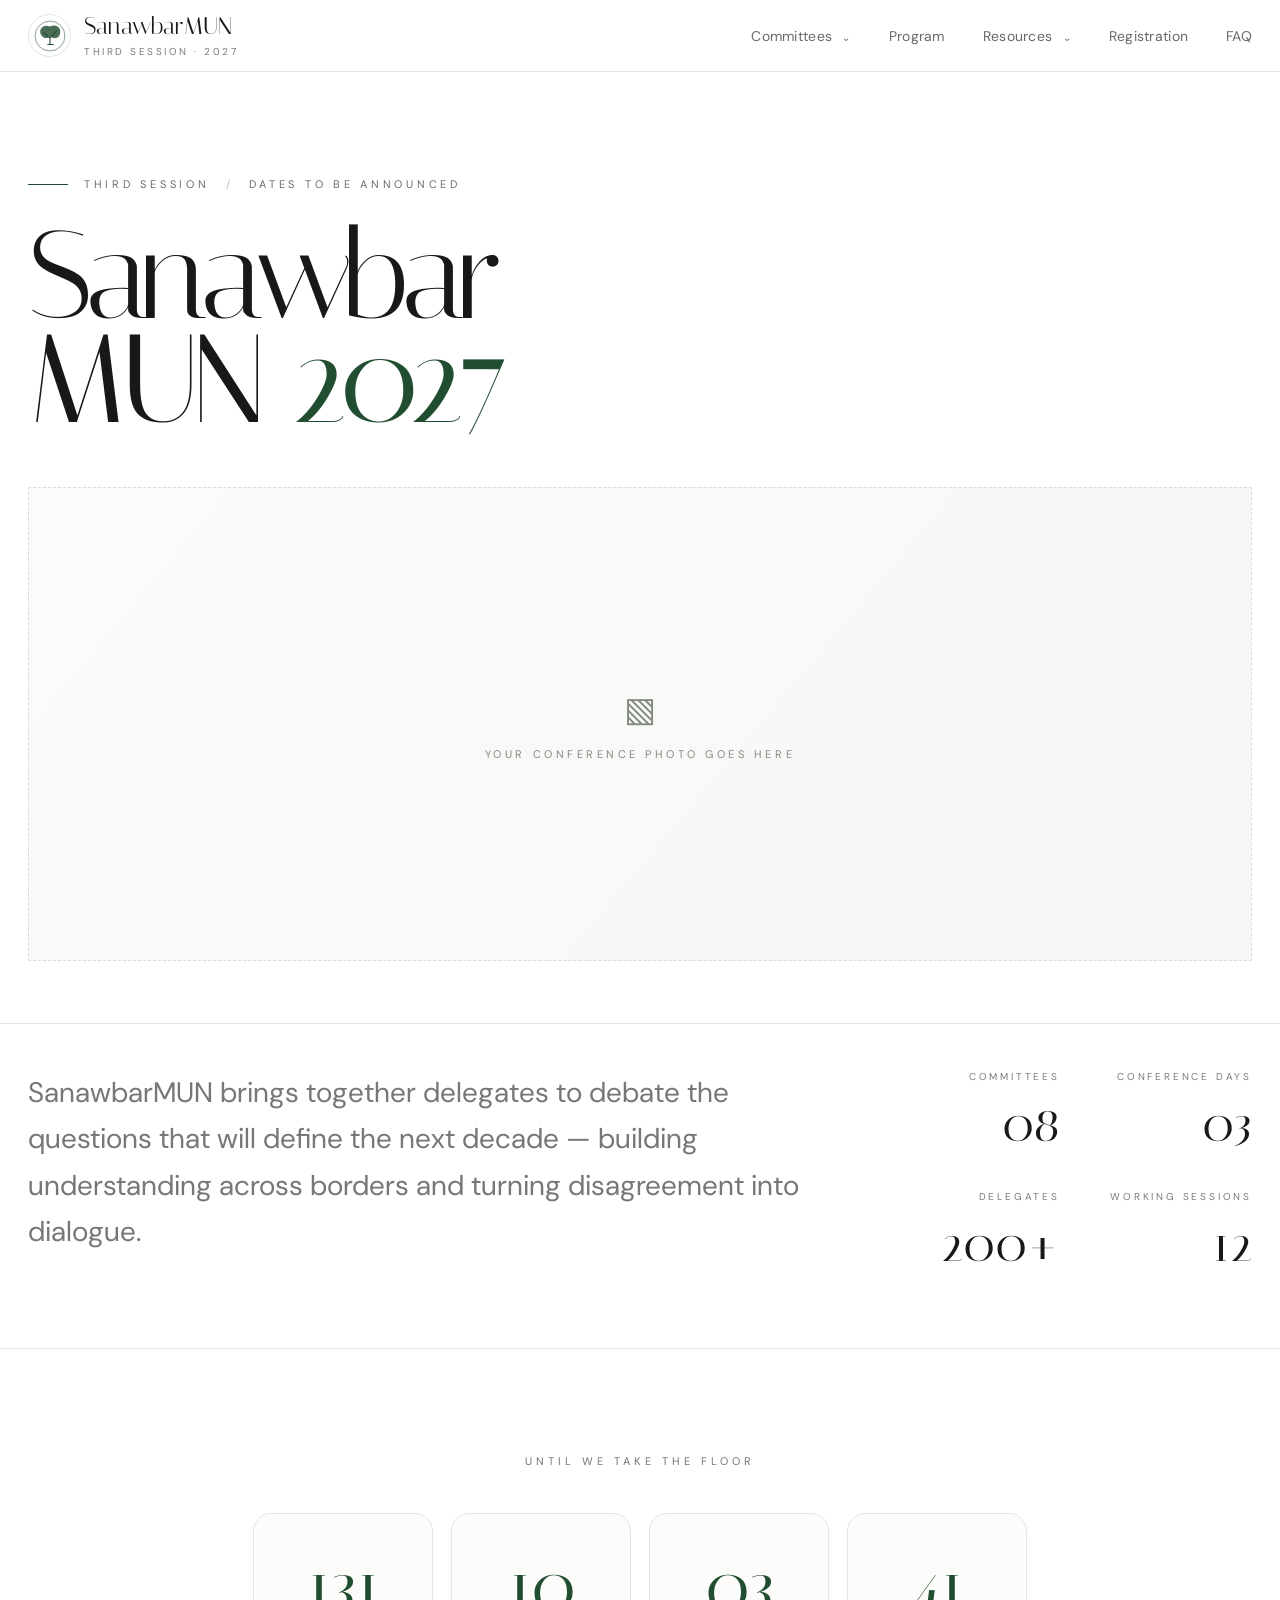
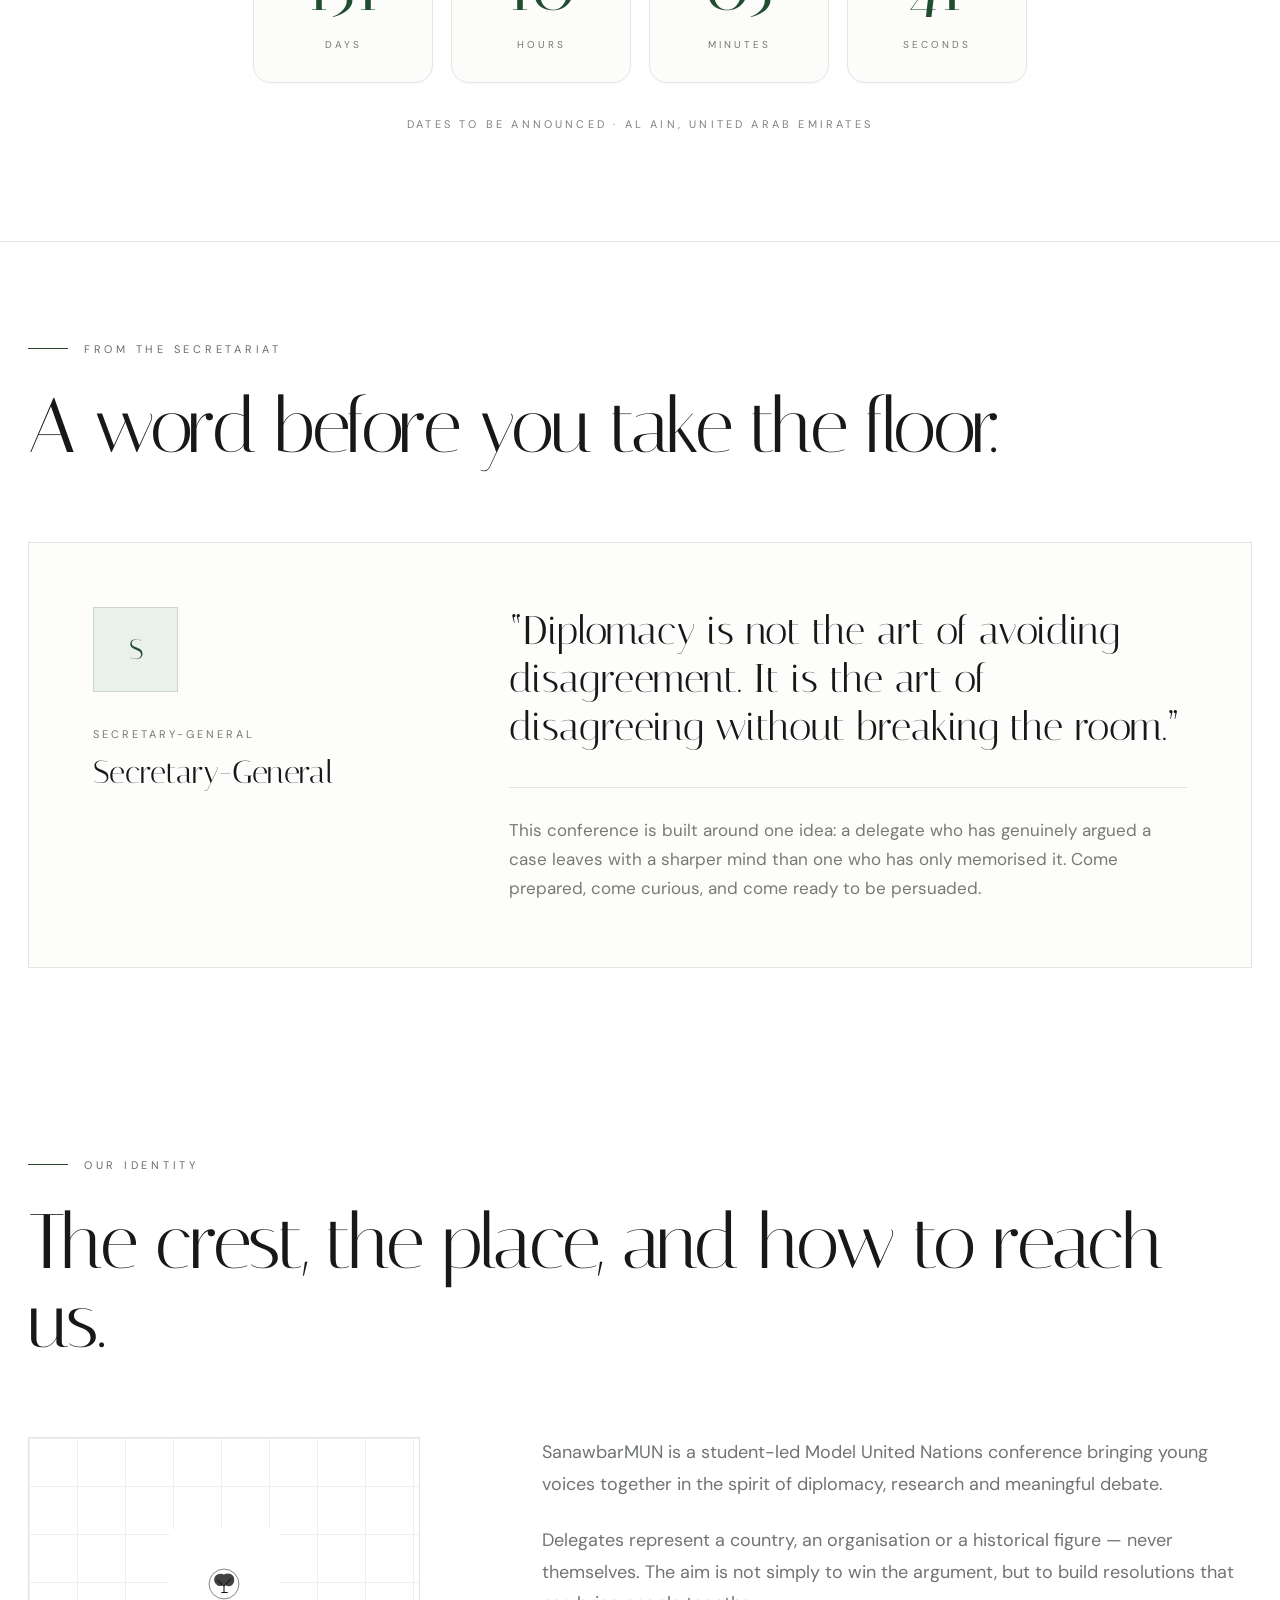
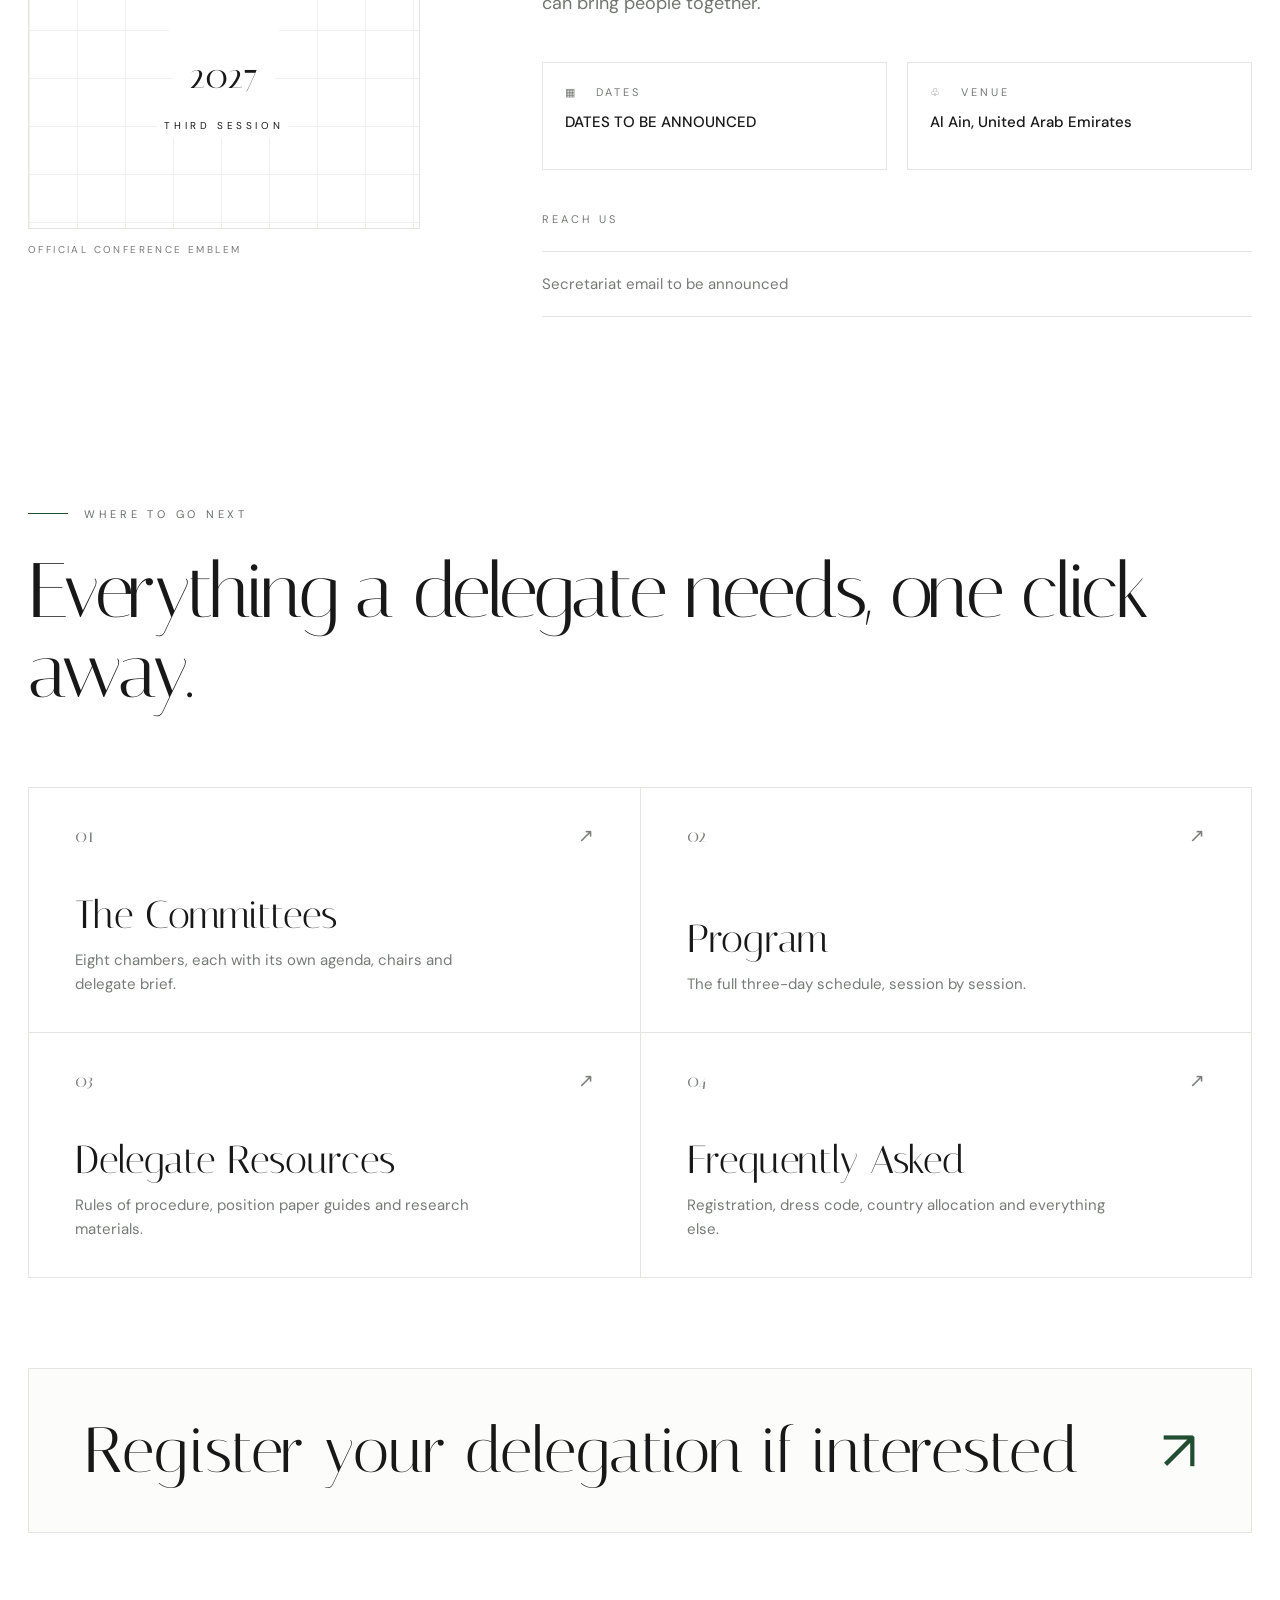
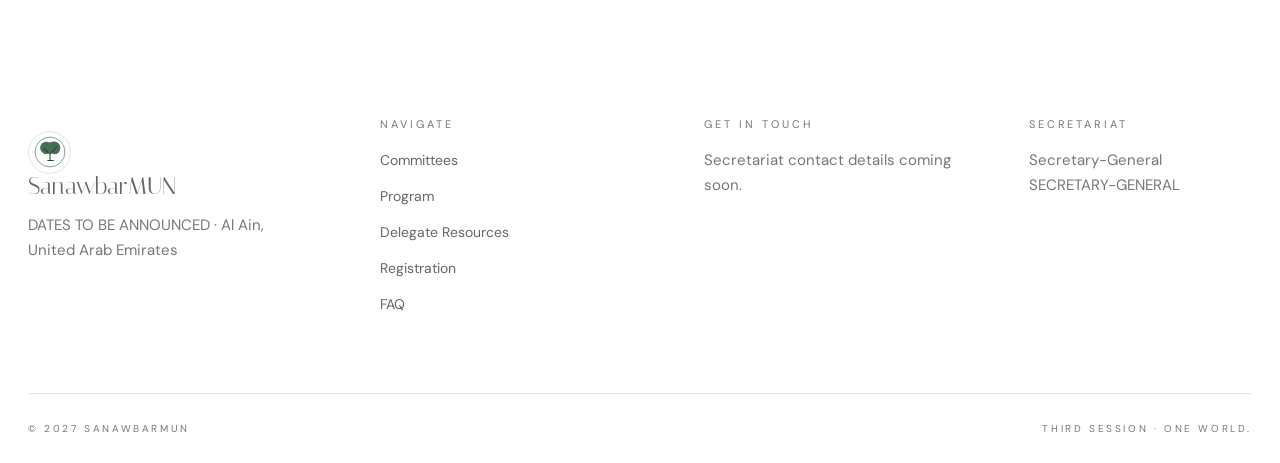
<file: index.html>
<!doctype html><html lang="en"><head><meta charset="utf-8"><meta name="viewport" content="width=device-width,initial-scale=1"><meta name="theme-color" content="#fdfdfb"><meta name="description" content="SanawbarMUN — a forum for dialogue, diplomacy and the next generation of changemakers."><title>SanawbarMUN | Third Session</title><link rel="preconnect" href="https://fonts.googleapis.com"><link rel="preconnect" href="https://fonts.gstatic.com" crossorigin><link href="https://fonts.googleapis.com/css2?family=DM+Sans:wght@400;500;600;700&family=Italiana&display=swap" rel="stylesheet"><link rel="stylesheet" href="styles.css"></head><body><div id="app"></div><script src="content.js"></script><script src="app.js"></script></body></html>
</file>
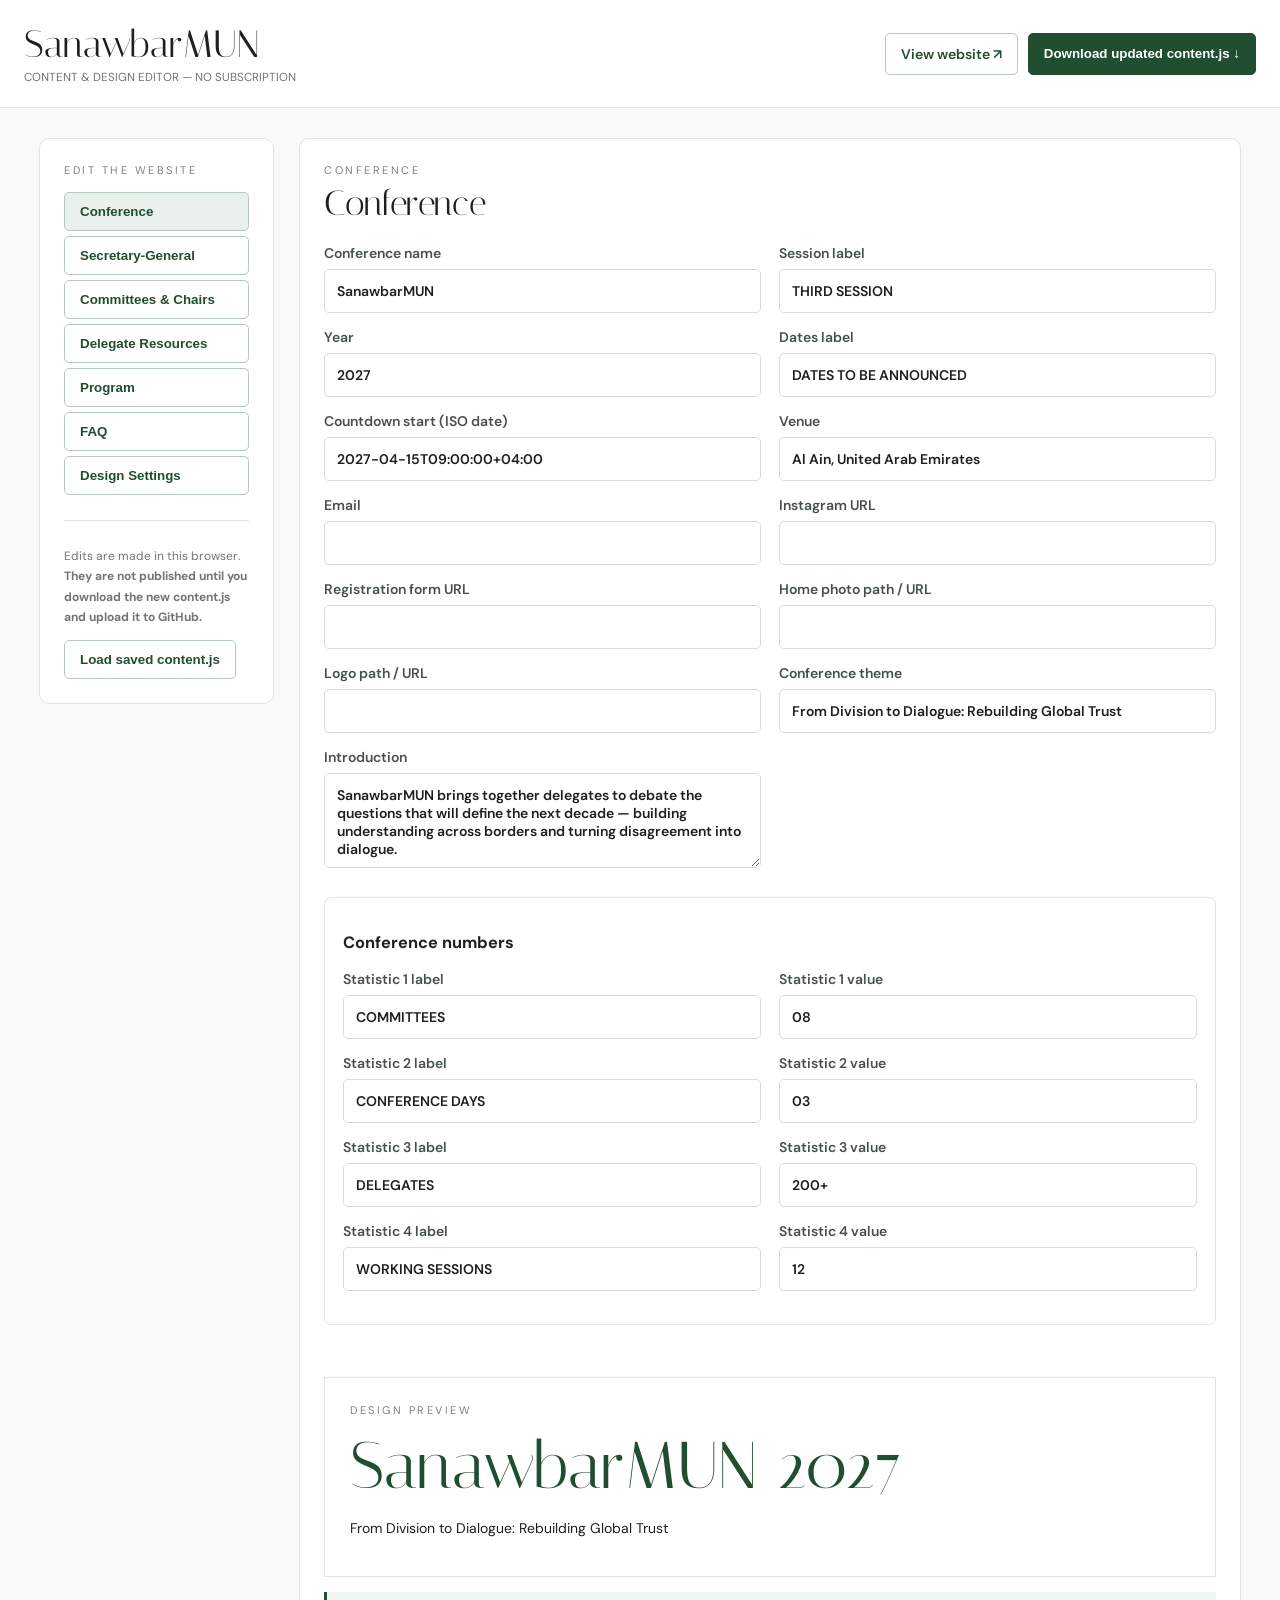
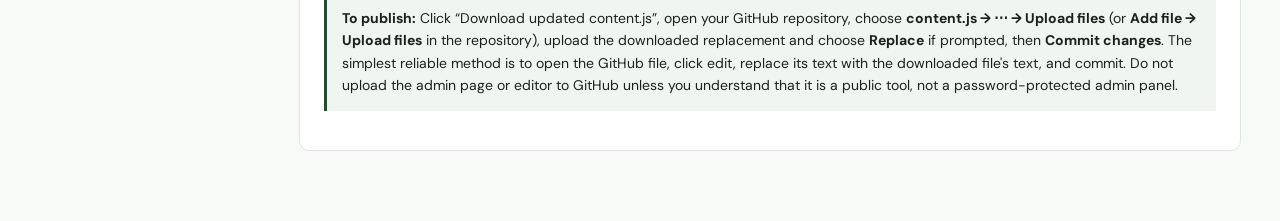
<file: editor.html>
<!doctype html><html lang="en"><head><meta charset="utf-8"><meta name="viewport" content="width=device-width,initial-scale=1"><title>SanawbarMUN | Content Editor</title><link href="https://fonts.googleapis.com/css2?family=DM+Sans:wght@400;500;600;700&family=Italiana&display=swap" rel="stylesheet"><style>
:root{--g:#214d31;--line:#e0e5e1}*{box-sizing:border-box}body{margin:0;background:#f8faf8;font:14px 'DM Sans',Arial,sans-serif;color:#1b211b}header{background:white;border-bottom:1px solid var(--line);padding:22px max(24px,calc((100vw - 1250px)/2));display:flex;justify-content:space-between;align-items:center}h1,h2{font-family:Italiana,Georgia,serif;font-weight:400}h1{font-size:38px;margin:0}h2{font-size:35px;margin:6px 0 20px}main{max-width:1250px;padding:30px 24px 70px;margin:auto;display:grid;grid-template-columns:235px minmax(0,1fr);gap:25px}.sidebar,.panel{background:white;border:1px solid var(--line);border-radius:10px;padding:24px}.sidebar{height:fit-content;position:sticky;top:20px}nav{display:grid;gap:5px}nav button{background:none;border:0;text-align:left;padding:13px;border-radius:5px;cursor:pointer;color:#455148}nav button.active,nav button:hover{background:#eaf1ec;color:var(--g)}.helper{font-size:12px;color:#6e786f;line-height:1.7}label{display:grid;gap:7px;font-weight:600;color:#465148;margin-bottom:15px}input,textarea,select{border:1px solid #d4ded6;background:white;color:#1b211b;padding:12px;font:inherit;border-radius:5px;width:100%}textarea{min-height:95px;resize:vertical}input:focus,textarea:focus,select:focus{outline:2px solid #a3c6ae}.fields{display:grid;grid-template-columns:1fr 1fr;gap:0 18px}.wide{grid-column:1/-1}.card{border:1px solid var(--line);padding:18px;border-radius:7px;margin:14px 0;background:#fff}.buttons{display:flex;flex-wrap:wrap;gap:8px;margin:16px 0}button.action,a.action{border:1px solid #b5c9ba;padding:11px 15px;background:white;color:#214d31;cursor:pointer;border-radius:5px;font-weight:600;text-decoration:none}button.primary{background:#214d31;color:white;border-color:#214d31}button.danger{color:#a33;border-color:#e3cccc}button:focus-visible{outline:3px solid #82a98c}.tip{background:#f0f5f1;border-left:3px solid var(--g);padding:15px;line-height:1.6;margin:15px 0}.topactions{display:flex;gap:10px;flex-wrap:wrap}small{color:#6b776d}.row{display:flex;justify-content:space-between;align-items:center;gap:12px}.sectionmark{text-transform:uppercase;letter-spacing:.23em;font-size:11px;color:#77837a}#notice{min-height:20px;color:#214d31}#preview{border:1px solid var(--line);padding:25px;margin-top:18px;background:white}.preview-title{font:66px Italiana,Georgia,serif;margin:10px 0;color:var(--g)}@media(max-width:750px){main{grid-template-columns:1fr}.sidebar{position:static}.fields{grid-template-columns:1fr}header{display:block}.preview-title{font-size:48px}}
</style></head><body><header><div><h1>SanawbarMUN</h1><small>CONTENT & DESIGN EDITOR — NO SUBSCRIPTION</small></div><div class="topactions"><a class="action" href="index.html" target="_blank">View website ↗</a><button class="action primary" id="download">Download updated content.js ↓</button></div></header><main><aside class="sidebar"><div class="sectionmark" style="margin-bottom:15px">EDIT THE WEBSITE</div><nav id="nav"></nav><hr style="border:0;border-top:1px solid var(--line);margin:25px 0"><p class="helper">Edits are made in this browser. <strong>They are not published until you download the new content.js and upload it to GitHub.</strong></p><button class="action" id="load">Load saved content.js</button><input type="file" accept=".js" id="import" hidden></aside><section class="panel"><div class="sectionmark" id="sectionmark">CONFERENCE</div><h2 id="heading">Conference details</h2><div id="editor"></div><p id="notice" role="status"></p><div id="preview"></div><div class="tip"><strong>To publish:</strong> Click “Download updated content.js”, open your GitHub repository, choose <strong>content.js → ⋯ → Upload files</strong> (or <strong>Add file → Upload files</strong> in the repository), upload the downloaded replacement and choose <strong>Replace</strong> if prompted, then <strong>Commit changes</strong>. The simplest reliable method is to open the GitHub file, click edit, replace its text with the downloaded file's text, and commit. Do not upload the admin page or editor to GitHub unless you understand that it is a public tool, not a password-protected admin panel.</div></section></main><script src="content.js"></script><script>
(()=>{'use strict';const original=window.SANAWBAR_CONTENT;let data=structuredClone(original);data.design??={green:'#214d31',paper:'#ffffff',serif:'Italiana',headingScale:100};const sections=[['conference','Conference'],['secretary','Secretary-General'],['committees','Committees & Chairs'],['resources','Delegate Resources'],['program','Program'],['faq','FAQ'],['design','Design Settings']];let current='conference',idx=0;
const $=id=>document.getElementById(id),escape=s=>String(s??'').replace(/[&<>"']/g,x=>({'&':'&amp;','<':'&lt;','>':'&gt;','"':'&quot;',"'":'&#39;'}[x]));const field=(title,value,cb,opts={})=>{const lab=document.createElement('label');lab.textContent=title;const el=document.createElement(opts.multi?'textarea':'input');if(!opts.multi){el.type=opts.type||'text';if(opts.type==='number'){el.min=opts.min||'70';el.max=opts.max||'140'}}el.value=value??'';el.addEventListener('input',()=>{cb(el.type==='number'?Number(el.value):el.value);updatePreview()});lab.append(el);return lab};const add=(parent,title,obj,key,opts={})=>parent.append(field(title,obj[key],v=>obj[key]=v,opts));const box=(name)=>{const div=document.createElement('div');div.className='card';if(name){const h=document.createElement('h3');h.textContent=name;div.append(h)}return div};const button=(txt,cb,style='')=>{const b=document.createElement('button');b.className='action '+style;b.textContent=txt;b.onclick=cb;return b};const multiline=(v)=>Array.isArray(v)?v.join('\n'):'';function notice(t){$('notice').textContent=t;setTimeout(()=>{if($('notice').textContent===t)$('notice').textContent=''},5500)};
function render(){const entry=sections.find(s=>s[0]===current);$('sectionmark').textContent=entry[1].toUpperCase();$('heading').textContent=entry[1];$('nav').innerHTML='';for(const [id,title] of sections){let b=button(title,()=>{current=id;idx=0;render()},id===current?'active':'');$('nav').append(b)}const e=$('editor');e.replaceChildren();const frag=document.createDocumentFragment();
if(current==='conference'){let grid=document.createElement('div');grid.className='fields';for(const [title,key] of [['Conference name','title'],['Session label','edition'],['Year','year'],['Dates label','datesLabel'],['Countdown start (ISO date)','dateStart'],['Venue','venue'],['Email','email'],['Instagram URL','instagram'],['Registration form URL','registration'],['Home photo path / URL','photo'],['Logo path / URL','logo']])add(grid,title,data,key);add(grid,'Conference theme',data,'theme');add(grid,'Introduction',data,'introduction',{multi:true});frag.append(grid);const st=box('Conference numbers');data.stats.forEach((s,i)=>{const row=document.createElement('div');row.className='fields';add(row,`Statistic ${i+1} label`,s,'label');add(row,`Statistic ${i+1} value`,s,'value');st.append(row)});frag.append(st)}
if(current==='secretary'){let grid=document.createElement('div');grid.className='fields';for(const [title,key] of [['Name','name'],['Role','role'],['Portrait file path / URL','portrait']])add(grid,title,data.secretary,key);add(grid,'Quote',data.secretary,'quote',{multi:true});add(grid,'Message',data.secretary,'message',{multi:true});frag.append(grid)}
if(current==='committees'){const sel=document.createElement('select');data.committees.forEach((c,i)=>{const op=document.createElement('option');op.value=i;op.textContent=c.name;sel.append(op)});sel.value=idx;sel.onchange=()=>{idx=+sel.value;render()};frag.append(sel);const c=data.committees[idx];if(c){const grid=document.createElement('div');grid.className='fields';for(const [title,key] of [['Abbreviation','short'],['Committee name','name'],['Subtitle','subtitle'],['Category','category']])add(grid,title,c,key);add(grid,'Committee introduction',c,'introduction',{multi:true});const topics=field('Agenda topics (one per line)',multiline(c.topics),v=>c.topics=v.split('\n').map(x=>x.trim()).filter(Boolean),{multi:true});grid.append(topics);frag.append(grid);c.chairs??=[];while(c.chairs.length<2)c.chairs.push({name:'',role:c.chairs.length===0?'Chairperson':'Co-chairperson',photo:'',bio:''});c.chairs.slice(0,2).forEach((ch,i)=>{const card=box('Chair '+(i+1));for(const [t,k] of [['Name','name'],['Role','role'],['Photo file path / URL','photo']])add(card,t,ch,k);add(card,'Biography',ch,'bio',{multi:true});frag.append(card)});const res=box('Committee resource links');listLinks(res,c.resources??=[],false);frag.append(res)}const btns=document.createElement('div');btns.className='buttons';btns.append(button('+ Add committee',()=>{const num=data.committees.length+1;data.committees.push({slug:'committee-'+num,short:'NEW',name:'New Committee',subtitle:'',category:'',introduction:'',topics:[],chairs:[{name:'',role:'Chairperson',photo:'',bio:''},{name:'',role:'Co-chairperson',photo:'',bio:''}],resources:[]});idx=data.committees.length-1;render()}),button('Remove selected committee',()=>{if(data.committees.length>1&&confirm('Remove this committee?')){data.committees.splice(idx,1);idx=0;render()}},'danger'));frag.append(btns)}
if(current==='resources'){const intro=document.createElement('div');intro.className='tip';intro.textContent='Add labeled Google Drive links below. Students will see all links on the existing Delegate Resources page; no extra pages are created.';frag.append(intro);listLinks(frag,data.resources,true)}
if(current==='program'){data.program.forEach((day,i)=>{const card=box('Day '+(i+1));for(const [t,k] of [['Day label','day'],['Title','title'],['Description','subtitle']])add(card,t,day,k);card.append(field('Events (one per line, format 09:00 | Session name)',day.events.map(x=>x.join(' | ')).join('\n'),v=>day.events=v.split('\n').map(x=>x.split('|').map(z=>z.trim())).filter(x=>x[0]&&x[1]),{multi:true}));frag.append(card)})}
if(current==='faq'){data.faq.forEach((item,i)=>{const card=box('Question '+(i+1));add(card,'Question',item,'q');add(card,'Answer',item,'a',{multi:true});card.append(button('Remove',()=>{data.faq.splice(i,1);render()},'danger'));frag.append(card)});frag.append(button('+ Add FAQ',()=>{data.faq.push({q:'New question',a:''});render()}))}
if(current==='design'){const tip=document.createElement('div');tip.className='tip';tip.textContent='These controls preserve the current visual design. For precise element-by-element positioning you will still need to edit styles.css.';frag.append(tip);const grid=document.createElement('div');grid.className='fields';add(grid,'Accent green (hex)',data.design,'green');add(grid,'Background (hex)',data.design,'paper');const lab=document.createElement('label');lab.textContent='Heading font';const select=document.createElement('select');for(const f of ['Italiana','Georgia','Times New Roman','DM Sans','Arial']){const op=document.createElement('option');op.value=f;op.textContent=f;select.append(op)}select.value=data.design.serif;select.onchange=()=>{data.design.serif=select.value;updatePreview()};lab.append(select);grid.append(lab);add(grid,'Heading size % (70–140)',data.design,'headingScale',{type:'number',min:70,max:140});frag.append(grid)}e.append(frag);updatePreview()}
function listLinks(parent,items,withDescription){items.forEach((item,i)=>{const card=box('Link '+(i+1));add(card,'Label',item,'title');if(withDescription)add(card,'Description',item,'description');add(card,'External URL (Google Drive, etc.)',item,'url');card.append(button('Remove link',()=>{items.splice(i,1);render()},'danger'));parent.append(card)});parent.append(button('+ Add labeled link',()=>{items.push(withDescription?{title:'New resource',description:'',url:''}:{title:'New resource',url:''});render()}))}
function updatePreview(){const p=$('preview');p.replaceChildren();const cap=document.createElement('div');cap.className='sectionmark';cap.textContent='DESIGN PREVIEW';const title=document.createElement('div');title.className='preview-title';title.textContent=(data.title||'SanawbarMUN')+' '+data.year;title.style.color=/^#[0-9a-fA-F]{6}$/.test(data.design.green)?data.design.green:'#214d31';title.style.fontFamily=(data.design.serif||'Italiana')+',Georgia,serif';title.style.fontSize=Math.round(66*Math.max(70,Math.min(140,data.design.headingScale))/100)+'px';title.style.overflowWrap='anywhere';const desc=document.createElement('p');desc.textContent=data.theme;p.append(cap,title,desc)}
function exportFile(){let blob=new Blob(['/* SanawbarMUN website content — generated by the free editor */\nwindow.SANAWBAR_CONTENT = '+JSON.stringify(data,null,2)+';\n'],{type:'text/javascript'});const url=URL.createObjectURL(blob);const a=document.createElement('a');a.href=url;a.download='content.js';document.body.append(a);a.click();a.remove();setTimeout(()=>URL.revokeObjectURL(url),1000);notice('Downloaded content.js — publish it to GitHub to update your live site.')}
$('download').onclick=exportFile;$('load').onclick=()=>$('import').click();$('import').onchange=async e=>{const f=e.target.files[0];if(!f)return;const t=await f.text();const start=t.indexOf('window.SANAWBAR_CONTENT');let raw=t.slice(start).replace(/^window\.SANAWBAR_CONTENT\s*=\s*/,'').trim().replace(/;\s*$/,'');try{data=JSON.parse(raw);data.design??={green:'#214d31',paper:'#ffffff',serif:'Italiana',headingScale:100};idx=0;render();notice('Imported your saved content.js')}catch{notice('This editor can import files it previously generated. For your original website, its content is already loaded automatically.')}};render();})();
</script></body></html>
</file>
<file: styles.css>
:root{--ink:#171817;--green:#214d31;--muted:#777a77;--line:#e3e5e1;--paper:#fff;--soft:#fafbf9;--serif:'Italiana',Georgia,serif;--sans:'DM Sans',Arial,sans-serif}*{box-sizing:border-box}html{scroll-behavior:smooth}body{margin:0;background:var(--paper);color:var(--ink);font-family:var(--sans);font-size:15px}a{color:inherit;text-decoration:none}button,input,textarea{font:inherit}button{cursor:pointer}button:focus-visible,a:focus-visible{outline:2px solid var(--green);outline-offset:4px}::selection{background:#dbe8de}.site-header{height:72px;border-bottom:1px solid var(--line);position:sticky;top:0;background:rgba(255,255,255,.95);backdrop-filter:blur(18px);z-index:100}.header-inner{max-width:1680px;padding:0 28px;margin:auto;height:100%;display:flex;align-items:center;justify-content:space-between}.brand{display:flex;align-items:center;gap:13px}.brand-logo{width:43px;height:43px;border:1px solid var(--line);border-radius:50%;display:grid;place-items:center;overflow:hidden;color:var(--green)}.brand-logo img{width:100%;height:100%;object-fit:contain}.brand-name{font-family:var(--serif);font-size:24px;line-height:1}.brand-sub{display:block;letter-spacing:.25em;font-size:10px;color:var(--muted);margin-top:6px}.nav{display:flex;align-items:center;gap:38px;height:100%}.nav-link{background:none;border:none;padding:25px 0;color:#676a67;font-size:14px;letter-spacing:.02em;transition:color .25s}.nav-link:hover,.nav-link.active{color:var(--green)}.nav-item{position:relative;height:100%;display:flex;align-items:center}.chev{display:inline-block;margin-left:6px;font-size:10px;transition:transform .2s}.nav-item:hover .chev,.nav-item:focus-within .chev{transform:rotate(180deg)}.dropdown{position:absolute;top:68px;left:-25px;width:330px;border:1px solid var(--line);background:#fff;box-shadow:0 20px 55px #14291a12;padding:12px;opacity:0;pointer-events:none;transform:translateY(8px);transition:.25s}.nav-item:hover .dropdown,.nav-item:focus-within .dropdown,.nav-item.open .dropdown{opacity:1;pointer-events:auto;transform:translateY(0)}.dropdown a{display:flex;justify-content:space-between;align-items:center;padding:12px 14px;font-size:13px;color:#424942;transition:background .2s}.dropdown a:hover{background:#f1f5f0;color:var(--green)}.hamburger{display:none;border:0;background:none;color:var(--green);font-size:27px}.container{max-width:1680px;margin:auto;padding:0 28px}.eyebrow{display:flex;gap:16px;align-items:center;letter-spacing:.34em;font-size:11px;color:#686d68;text-transform:uppercase}.eyebrow:before{content:'';width:40px;height:1px;background:var(--green)}.headline{font:400 clamp(64px,9.8vw,174px)/.83 var(--serif);letter-spacing:-.05em;margin:33px 0 55px}.headline span{color:var(--green)}.hero{padding-top:105px}.hero-image{height:clamp(280px,37vw,610px);border:1px dashed #d9dfd8;background:linear-gradient(130deg,#fbfcfa,#f5f7f5);display:grid;place-items:center;overflow:hidden;position:relative}.hero-image.has-photo{border:0}.hero-image img{width:100%;height:100%;object-fit:cover}.image-empty{text-align:center;color:#838982;letter-spacing:.32em;font-size:11px}.image-empty .image-icon{font-size:34px;letter-spacing:0;margin-bottom:15px}.intro-strip{border-bottom:1px solid var(--line);padding:62px 0 74px}.intro-inner{display:grid;grid-template-columns:1.45fr .65fr;gap:8%;border-top:1px solid var(--line);padding-top:46px}.lead{font-size:clamp(20px,2.2vw,29px);line-height:1.65;color:#757975;font-weight:400;max-width:960px;margin:0}.stats{display:grid;grid-template-columns:1fr 1fr;gap:36px;text-align:right}.stat-label{font-size:10px;letter-spacing:.28em;color:#777d77}.stat-value{font:400 50px var(--serif);margin-top:12px}.count-section{text-align:center;padding:105px 20px 110px;border-bottom:1px solid var(--line)}.count-title{font-size:11px;letter-spacing:.37em;color:#727672}.count-grid{display:flex;gap:18px;justify-content:center;margin:45px auto 34px}.count-box{width:180px;height:170px;border:1px solid var(--line);border-radius:18px;background:#fcfcfb;display:flex;flex-direction:column;align-items:center;justify-content:center;box-shadow:0 2px 3px #00000005}.count-num{font:normal 70px var(--serif);color:var(--green)}.count-label{font-size:10px;letter-spacing:.3em;color:#737873;margin-top:10px}.date-foot{font-size:11px;letter-spacing:.29em;color:#7e837e}.section{padding-top:100px;padding-bottom:90px}.section-title{font:400 clamp(49px,6vw,92px)/1.04 var(--serif);letter-spacing:-.035em;margin:31px 0 75px}.secretary-card{display:grid;grid-template-columns:30% 1fr;gap:8%;padding:64px;border:1px solid var(--line);background:#fdfdfc}.monogram{width:85px;height:85px;display:grid;place-items:center;background:#eaf0eb;color:var(--green);font:28px var(--serif);border:1px solid #cbd7ce;margin-bottom:35px}.small-label{font-size:11px;color:#747874;letter-spacing:.27em}.person-name{font:32px var(--serif);margin-top:12px}.quote{font:clamp(31px,3.1vw,53px)/1.22 var(--serif);margin:0 0 35px}.secretary-text{padding-top:28px;border-top:1px solid var(--line);font-size:17px;line-height:1.7;color:var(--muted)}.identity{display:grid;grid-template-columns:32% 1fr;gap:10%}.emblem-wrap{border:1px solid var(--line);aspect-ratio:1;display:flex;flex-direction:column;align-items:center;justify-content:center;background-image:linear-gradient(#eef0ee 1px,transparent 1px),linear-gradient(90deg,#eef0ee 1px,transparent 1px);background-size:48px 48px}.emblem-large{width:110px;height:110px;background:white;display:grid;place-items:center}.emblem-large img{width:100%;height:100%;object-fit:contain}.emblem-year{font:36px var(--serif);background:#fff;padding:16px}.emblem-session{font-size:10px;letter-spacing:.36em;background:#fff;padding:6px}.figcaption{letter-spacing:.24em;font-size:10px;color:#777b77;margin-top:14px}.identity-copy p{font-size:18px;line-height:1.75;color:#707570;margin:0 0 25px}.details{display:grid;grid-template-columns:1fr 1fr;gap:20px;margin:42px 0}.detail{border:1px solid var(--line);padding:22px;min-height:108px}.detail strong{display:block;font-size:15px;font-weight:500;margin:13px 0 0}.contact-row{display:flex;border-top:1px solid var(--line);padding:22px 0;justify-content:space-between;align-items:center;color:#444;font-size:15px}.contact-row:last-child{border-bottom:1px solid var(--line)}.nav-tiles{display:grid;grid-template-columns:1fr 1fr;border-top:1px solid var(--line);border-left:1px solid var(--line)}.nav-tile{min-height:245px;padding:36px 46px;border-right:1px solid var(--line);border-bottom:1px solid var(--line);display:flex;flex-direction:column;justify-content:space-between;transition:background .3s,transform .3s}.nav-tile:hover{background:#f5f9f5}.tile-top{display:flex;justify-content:space-between;color:#7c807c;font:19px var(--serif)}.tile-heading{font:39px var(--serif);margin:0 0 10px}.tile-desc{color:#777b77;line-height:1.6;max-width:440px}.registration-banner{display:flex;align-items:center;justify-content:space-between;border:1px solid var(--line);padding:44px 55px;background:#fcfcfb;transition:background .25s}.registration-banner:hover{background:#f3f7f3}.registration-banner h3{font:clamp(36px,5vw,72px) var(--serif);margin:0}.registration-banner .arrow{color:var(--green);font-size:56px}footer{padding:65px 0 0}.footer-grid{display:grid;grid-template-columns:1.1fr 1fr 1fr .8fr;gap:45px;padding:35px 0 80px}.footer-grid a{display:block;margin-top:18px;color:#666;font-size:14px}.footer-grid a:hover{color:var(--green)}.footer-grid p{color:#777;line-height:1.7;max-width:250px}.footer-bottom{display:flex;justify-content:space-between;border-top:1px solid var(--line);padding:28px 0;color:#777;font-size:10px;letter-spacing:.26em}.interior-hero{padding:100px 0 70px;border-bottom:1px solid var(--line)}.interior-hero h1{font:clamp(65px,9vw,142px)/.99 var(--serif);margin:28px 0;letter-spacing:-.05em}.interior-hero p{font-size:21px;color:var(--muted);max-width:830px;line-height:1.6}.committee-grid{display:grid;grid-template-columns:repeat(2,1fr);border-left:1px solid var(--line);border-top:1px solid var(--line);margin-top:60px}.committee-item{border-right:1px solid var(--line);border-bottom:1px solid var(--line);min-height:250px;padding:36px;display:flex;flex-direction:column;justify-content:space-between;transition:background .25s}.committee-item:hover{background:#f5f8f5}.committee-item .short{font:58px var(--serif);color:var(--green)}.committee-item h3{font:34px var(--serif);margin:0 0 8px}.committee-item p{color:var(--muted);margin:0}.back-link{font-size:12px;letter-spacing:.16em;color:var(--green);text-transform:uppercase}.committee-hero{padding-top:85px}.committee-hero .cat{color:var(--green);letter-spacing:.23em;font-size:11px;margin-top:30px}.committee-hero h1{font:clamp(80px,11vw,175px)/1 var(--serif);letter-spacing:-.06em;margin:28px 0}.committee-hero h2{font:clamp(34px,5vw,75px)/1.2 var(--serif);max-width:1000px;margin:10px 0 80px}.committee-body{display:grid;grid-template-columns:30% 1fr;gap:10%;border-top:1px solid var(--line);padding-top:75px}.body-label{letter-spacing:.28em;color:var(--muted);font-size:11px}.body-content>p{font-size:22px;color:#6b716b;line-height:1.7;margin-top:0}.chair-grid{display:grid;grid-template-columns:repeat(2,minmax(0,1fr));gap:25px}.chair-photo{aspect-ratio:4/4.5;background:var(--soft);border:1px solid var(--line);display:grid;place-items:center;color:#989f99;overflow:hidden}.chair-photo img{width:100%;height:100%;object-fit:cover}.chair-name{font:30px var(--serif);margin:17px 0 4px}.chair-bio{font-size:14px;color:var(--muted);line-height:1.7}.topic-card{padding:30px 0;border-bottom:1px solid var(--line);display:grid;grid-template-columns:80px 1fr;gap:20px}.topic-number{font:27px var(--serif);color:var(--green)}.topic-card h3{font:30px/1.25 var(--serif);margin:0}.resource-list a,.resource-list .no-link{display:flex;align-items:center;justify-content:space-between;border-bottom:1px solid var(--line);padding:22px 0;font-size:17px}.resource-list a:hover{color:var(--green)}.muted{color:var(--muted)}.info-band{background:#f8faf8;border:1px solid var(--line);padding:30px;line-height:1.6;color:#606660}.program-day{border-top:1px solid var(--line);padding:48px 0;display:grid;grid-template-columns:37% 1fr;gap:8%}.program-day h2{font:44px var(--serif);margin:15px 0}.program-day p{color:var(--muted);line-height:1.6}.program-row{padding:18px 0;border-bottom:1px solid var(--line);display:grid;grid-template-columns:100px 1fr;gap:20px}.program-row span:first-child{color:var(--green)}.faq-item{border-bottom:1px solid var(--line)}.faq-item summary{list-style:none;cursor:pointer;padding:27px 0;font:30px var(--serif);display:flex;justify-content:space-between}.faq-item summary:after{content:'+';color:var(--green)}.faq-item[open] summary:after{content:'−'}.faq-answer{line-height:1.8;color:var(--muted);max-width:790px;padding:0 0 24px}.button-link{display:inline-flex;align-items:center;gap:12px;border:1px solid var(--green);padding:18px 26px;color:var(--green);transition:.25s}.button-link:hover{background:var(--green);color:white}.fade-in{animation:rise .7s both}@keyframes rise{from{opacity:0;transform:translateY(18px)}to{opacity:1;transform:translateY(0)}}.section-reveal{opacity:0;transform:translateY(25px);transition:opacity .7s,transform .7s}.section-reveal.visible{opacity:1;transform:none}.notice{padding:16px 20px;background:#f4f7f3;border:1px solid #dce5db;color:#475d4c;font-size:13px;margin:30px 0}@media(max-width:800px){.site-header{height:66px}.header-inner{padding:0 17px}.hamburger{display:block}.nav{display:none;position:absolute;top:66px;left:0;right:0;background:white;height:auto;padding:15px 22px 23px;border-bottom:1px solid var(--line);box-shadow:0 20px 40px #0001;align-items:stretch;gap:0;flex-direction:column}.nav.mobile-open{display:flex}.nav-item{height:auto;display:block}.nav-link{padding:15px 0;width:100%;text-align:left}.dropdown{position:static;opacity:1;pointer-events:auto;transform:none;box-shadow:none;width:100%;display:none;margin-bottom:8px}.nav-item.open .dropdown{display:block}.container{padding:0 20px}.hero{padding-top:62px}.headline{font-size:clamp(65px,14vw,125px);margin:27px 0 35px}.intro-inner,.secretary-card,.identity,.committee-body,.program-day{grid-template-columns:1fr;gap:35px}.stats{text-align:left}.count-section{padding:65px 15px}.count-grid{gap:7px}.count-box{width:24%;height:118px;border-radius:11px}.count-num{font-size:47px}.count-label{font-size:8px;letter-spacing:.13em}.date-foot{line-height:2}.section{padding-top:70px;padding-bottom:65px}.section-title{margin-bottom:40px}.secretary-card{padding:27px}.quote{font-size:38px}.identity{gap:45px}.details{gap:10px}.detail{padding:16px}.nav-tile{padding:25px;min-height:195px}.tile-heading{font-size:29px}.registration-banner{padding:25px}.footer-grid{grid-template-columns:1fr 1fr;gap:30px}.footer-bottom{gap:20px;line-height:1.8}.committee-grid{grid-template-columns:1fr}.committee-item{min-height:210px}.committee-hero h1{font-size:83px}.committee-hero h2{margin-bottom:45px}.chair-grid{gap:15px}.program-day{padding:30px 0}}@media(max-width:470px){.nav-tiles{grid-template-columns:1fr}.stats{gap:28px}.lead{font-size:20px}.footer-grid{grid-template-columns:1fr 1fr}.footer-bottom{flex-direction:column}.section-title{font-size:49px}.chair-grid{grid-template-columns:1fr 1fr}.chair-name{font-size:24px}.identity-copy p{font-size:16px}}
</file>
